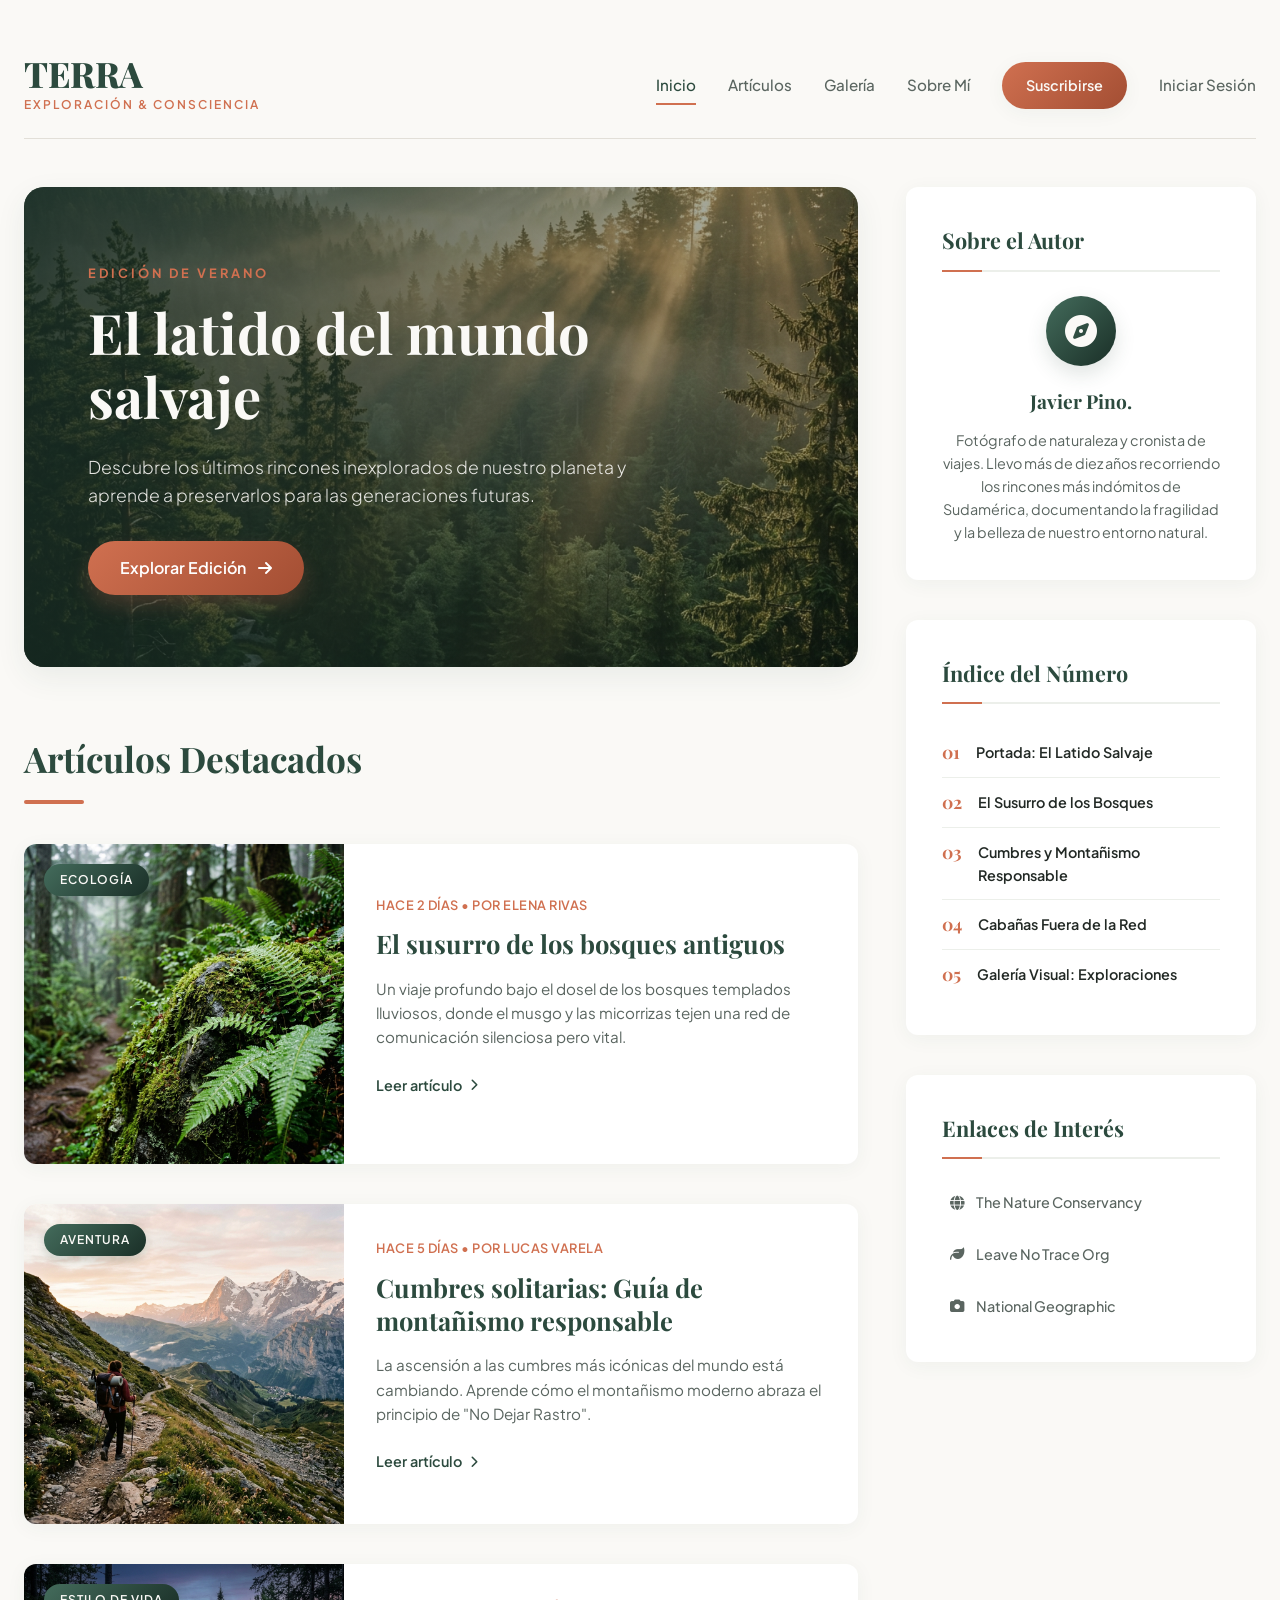
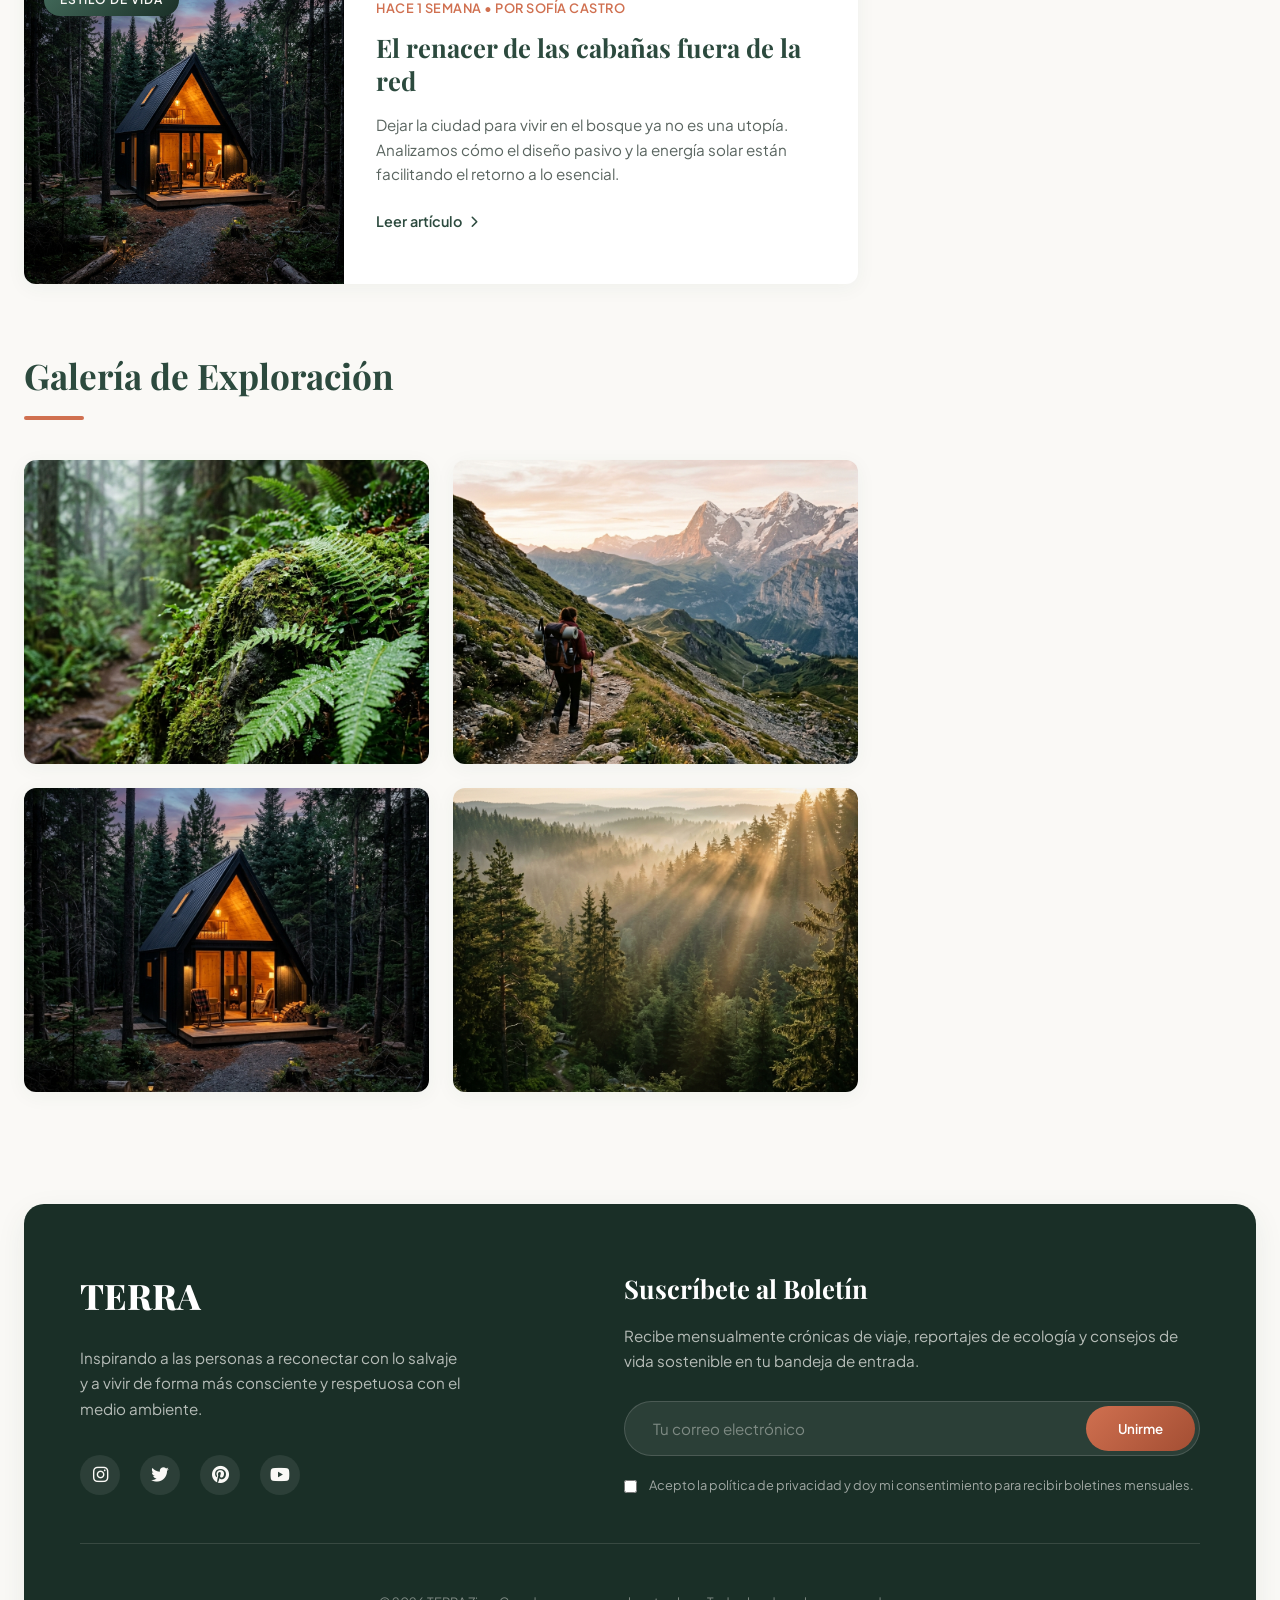
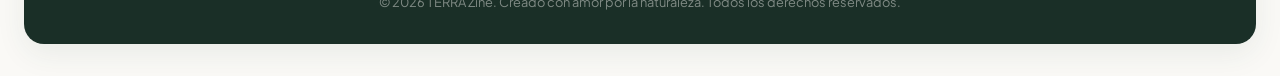
<file: index.html>
<!DOCTYPE html>
<html lang="es">
<head>
  <meta charset="UTF-8">
  <meta name="viewport" content="width=device-width, initial-scale=1.0">
  <title>TERRA | Aventura, Naturaleza & Vida Sostenible</title>
  <meta name="description" content="Una revista digital dedicada a la exploración responsable, la ecología y el estilo de vida en armonía con la naturaleza.">
  
   <!-- Fonts Texto -->
  <link rel="preconnect" href="https://fonts.googleapis.com">
  <link rel="preconnect" href="https://fonts.gstatic.com" crossorigin>
  <link href="https://fonts.googleapis.com/css2?family=Playfair+Display:ital,wght@0,400..900;1,400..900&family=Plus+Jakarta+Sans:wght@300;400;500;600;700&display=swap" rel="stylesheet">
  
  <!-- Estilos CSS -->
  <link rel="stylesheet" href="style.css">
  
  <!-- Iconos -->
  <link rel="stylesheet" href="https://cdnjs.cloudflare.com/ajax/libs/font-awesome/6.4.0/css/all.min.css">
</head>
<body>

  <div class="grid-container">
    
    <!-- header -->
    <header class="main-header">
      <div class="logo-area">
        <a href="#" class="logo">TERRA</a>
        <span class="tagline">Exploración & Consciencia</span>
      </div>
      <nav class="nav-menu">
        <a href="#inicio" class="nav-link active">Inicio</a>
        <a href="#articulos" class="nav-link">Artículos</a>
        <a href="#galeria" class="nav-link">Galería</a>
        <a href="#autor" class="nav-link">Sobre Mí</a>
        <a href="#suscribirse" class="btn-nav">Suscribirse</a>
        <a href="login.html" class="nav-link">Iniciar Sesión</a> 
      </nav>
    </header>

    <!-- contenido principal -->
    <main class="main-content">
      
      <!-- PORTADA / HERO -->
      <section id="inicio" class="hero-section">
        <div class="hero-overlay"></div>
        <div class="hero-content">
          <span class="hero-category">Edición de Verano</span>
          <h1 class="hero-title">El latido del mundo salvaje</h1>
          <p class="hero-subtitle">Descubre los últimos rincones inexplorados de nuestro planeta y aprende a preservarlos para las generaciones futuras.</p>
          <a href="#articulos" class="btn-primary">Explorar Edición <i class="fa-solid fa-arrow-right"></i></a>
        </div>
      </section>

      <!-- ARTÍCULOS -->
      <section id="articulos" class="articles-section">
        <div class="section-title-wrap">
          <h2 class="section-title">Artículos Destacados</h2>
          <div class="divider"></div>
        </div>

        <div class="articles-grid">
          <!-- Artículo 1 -->
          <article class="article-card">
            <div class="article-img-wrap">
              <img src="assets/forest_mist.png" alt="Bosque brumoso con helechos y musgo">
              <span class="article-badge">Ecología</span>
            </div>
            <div class="article-content">
              <span class="article-meta">Hace 2 días • Por Elena Rivas</span>
              <h3 class="article-title">El susurro de los bosques antiguos</h3>
              <p class="article-excerpt">Un viaje profundo bajo el dosel de los bosques templados lluviosos, donde el musgo y las micorrizas tejen una red de comunicación silenciosa pero vital.</p>
              <a href="#" class="read-more-btn">Leer artículo <i class="fa-solid fa-chevron-right"></i></a>
              <div class="article-full">
                <p>Los bosques antiguos son ecosistemas complejos que han evolucionado durante miles de años. En sus suelos se almacenan nutrientes esenciales y comunidades microbianas que sostienen la vida vegetal. Este artículo explora cómo las especies interactúan, las amenazas actuales por el cambio climático y prácticas de conservación efectivas para proteger estos lugares.</p>
              </div>
            </div>
          </article>

          <!-- Artículo 2 -->
          <article class="article-card">
            <div class="article-img-wrap">
              <img src="assets/mountain_climb.png" alt="Montañista en la cima al amanecer">
              <span class="article-badge">Aventura</span>
            </div>
            <div class="article-content">
              <span class="article-meta">Hace 5 días • Por Lucas Varela</span>
              <h3 class="article-title">Cumbres solitarias: Guía de montañismo responsable</h3>
              <p class="article-excerpt">La ascensión a las cumbres más icónicas del mundo está cambiando. Aprende cómo el montañismo moderno abraza el principio de "No Dejar Rastro".</p>
              <a href="#" class="read-more-btn">Leer artículo <i class="fa-solid fa-chevron-right"></i></a>
              <div class="article-full">
                <p>El montañismo responsable no solo protege el paisaje, también preserva rutas de acceso, agua y la biodiversidad local. Hablamos con guías locales sobre técnicas para minimizar el impacto, planificación de rutas, gestión de residuos y cómo educar a nuevas generaciones de montañistas.</p>
              </div>
            </div>
          </article>

          <!-- Artículo 3 -->
          <article class="article-card">
            <div class="article-img-wrap">
              <img src="assets/cabin_woods.png" alt="Cabaña de madera iluminada en el bosque">
              <span class="article-badge">Estilo de Vida</span>
            </div>
            <div class="article-content">
              <span class="article-meta">Hace 1 semana • Por Sofía Castro</span>
              <h3 class="article-title">El renacer de las cabañas fuera de la red</h3>
              <p class="article-excerpt">Dejar la ciudad para vivir en el bosque ya no es una utopía. Analizamos cómo el diseño pasivo y la energía solar están facilitando el retorno a lo esencial.</p>
              <a href="#" class="read-more-btn">Leer artículo <i class="fa-solid fa-chevron-right"></i></a>
              <div class="article-full">
                <p>La vida fuera de la red combina tecnologías simples y diseño inteligente: aislamiento natural, captación de agua de lluvia, sistemas solares y soluciones de saneamiento de bajo impacto. En este reportaje revisamos casos reales y consejos prácticos para quien considera dar el paso.</p>
              </div>
            </div>
          </article>
        </div>
      </section>

      <!-- GALERÍA DE IMÁGENES -->
      <section id="galeria" class="gallery-section">
        <div class="section-title-wrap">
          <h2 class="section-title">Galería de Exploración</h2>
          <div class="divider"></div>
        </div>
        
        <div class="gallery-grid">
          <figure class="gallery-item">
            <img src="assets/forest_mist.png" alt="Helechos y niebla en el bosque templado">
            <figcaption class="gallery-caption">
              <h4>El dosel húmedo</h4>
              <p>Parque Nacional Alerce Andino</p>
            </figcaption>
          </figure>
          
          <figure class="gallery-item">
            <img src="assets/mountain_climb.png" alt="Hito montañoso al amanecer">
            <figcaption class="gallery-caption">
              <h4>Sendas de Altura</h4>
              <p>Macizo del Fitz Roy, Patagonia</p>
            </figcaption>
          </figure>

          <figure class="gallery-item">
            <img src="assets/cabin_woods.png" alt="Cabaña A-frame entre coníferas">
            <figcaption class="gallery-caption">
              <h4>Refugio Silvestre</h4>
              <p>Bosque de Oregón, EE. UU.</p>
            </figcaption>
          </figure>

          <figure class="gallery-item">
            <img src="assets/hero.png" alt="Bosque de pinos con rayos de sol">
            <figcaption class="gallery-caption">
              <h4>Luz del Amanecer</h4>
              <p>Selva Negra, Alemania</p>
            </figcaption>
          </figure>
        </div>
      </section>

    </main>

    <!-- SIDEBAR (ASIDE) -->
    <aside class="sidebar-area" id="autor">
      
      <!-- BIOGRAFÍA DE AUTOR -->
      <div class="widget author-widget">
        <h3 class="widget-title">Sobre el Autor</h3>
        <div class="author-info">
          <div class="author-avatar-wrap">
            <i class="fa-solid fa-compass author-icon"></i>
          </div>
          <h4 class="author-name">Javier Pino.</h4>
          <p class="author-bio">Fotógrafo de naturaleza y cronista de viajes. Llevo más de diez años recorriendo los rincones más indómitos de Sudamérica, documentando la fragilidad y la belleza de nuestro entorno natural.</p>
        </div>
      </div>

      <!-- ÍNDICE DE CONTENIDO -->
      <div class="widget index-widget">
        <h3 class="widget-title">Índice del Número</h3>
        <ul class="index-list">
          <li>
            <span class="index-num">01</span>
            <a href="#inicio" class="index-link">Portada: El Latido Salvaje</a>
          </li>
          <li>
            <span class="index-num">02</span>
            <a href="#articulos" class="index-link">El Susurro de los Bosques</a>
          </li>
          <li>
            <span class="index-num">03</span>
            <a href="#articulos" class="index-link">Cumbres y Montañismo Responsable</a>
          </li>
          <li>
            <span class="index-num">04</span>
            <a href="#articulos" class="index-link">Cabañas Fuera de la Red</a>
          </li>
          <li>
            <span class="index-num">05</span>
            <a href="#galeria" class="index-link">Galería Visual: Exploraciones</a>
          </li>
        </ul>
      </div>

      <!-- LINKS -->
      <div class="widget links-widget">
        <h3 class="widget-title">Enlaces de Interés</h3>
        <ul class="interest-links">
          <li><a href="https://www.nature.org" target="_blank" rel="noopener"><i class="fa-solid fa-globe"></i> The Nature Conservancy</a></li>
          <li><a href="https://www.lnt.org" target="_blank" rel="noopener"><i class="fa-solid fa-leaf"></i> Leave No Trace Org</a></li>
          <li><a href="https://www.nationalgeographic.com" target="_blank" rel="noopener"><i class="fa-solid fa-camera"></i> National Geographic</a></li>
        </ul>
      </div>

    </aside>

    <!-- FOOTER -->
    <footer class="main-footer" id="suscribirse">
      <div class="footer-grid">
        
        <!-- INFO MARCA -->
        <div class="footer-info">
          <h3 class="footer-logo">TERRA</h3>
          <p class="footer-desc">Inspirando a las personas a reconectar con lo salvaje y a vivir de forma más consciente y respetuosa con el medio ambiente.</p>
          <div class="social-icons">
            <a href="#" aria-label="Instagram"><i class="fa-brands fa-instagram"></i></a>
            <a href="#" aria-label="Twitter"><i class="fa-brands fa-twitter"></i></a>
            <a href="#" aria-label="Pinterest"><i class="fa-brands fa-pinterest"></i></a>
            <a href="#" aria-label="YouTube"><i class="fa-brands fa-youtube"></i></a>
          </div>
        </div>

        <!-- FORMULARIO DE SUSCRIPCIÓN -->
        <div class="footer-subscribe">
          <h3 class="footer-widget-title">Suscríbete al Boletín</h3>
          <p>Recibe mensualmente crónicas de viaje, reportajes de ecología y consejos de vida sostenible en tu bandeja de entrada.</p>
          
          <form class="subscribe-form" action="#" method="POST" onsubmit="event.preventDefault(); alert('¡Gracias por suscribirte a TERRA Zine!');">
            <div class="form-group-email">
              <input type="email" placeholder="Tu correo electrónico" class="email-input" required id="sub-email">
              <button type="submit" class="btn-submit" id="sub-btn">Unirme</button>
            </div>
            
            <div class="form-group-checkbox">
              <input type="checkbox" id="sub-terms" required class="checkbox-input">
              <label for="sub-terms" class="checkbox-label">
                Acepto la política de privacidad y doy mi consentimiento para recibir boletines mensuales.
              </label>
            </div>
          </form>
        </div>

      </div>

      <div class="footer-bottom">
        <p>&copy; 2026 TERRA Zine. Creado con amor por la naturaleza. Todos los derechos reservados.</p>
      </div>
    </footer>

  </div>

</body>
</html>
</file>
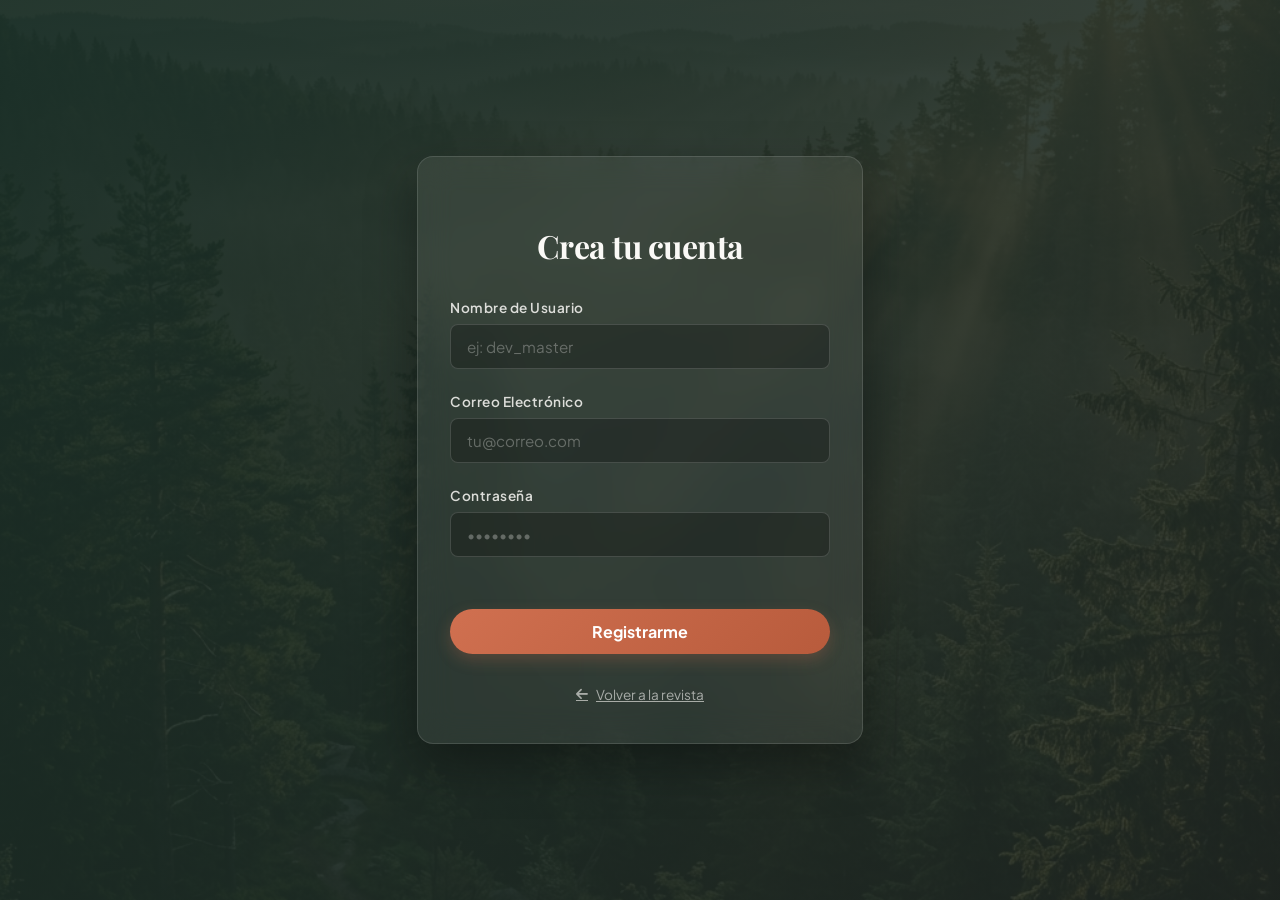
<file: login.html>
<!DOCTYPE html>
<html lang="es">

<head>
    <meta charset="UTF-8">
    <meta name="viewport" content="width=device-width, initial-scale=1.0">
    <title>TERRA | Registro de Usuario</title>
    
    <!-- Google Fonts -->
    <link rel="preconnect" href="https://fonts.googleapis.com">
    <link rel="preconnect" href="https://fonts.gstatic.com" crossorigin>
    <link href="https://fonts.googleapis.com/css2?family=Playfair+Display:wght@700&family=Plus+Jakarta+Sans:wght@300;400;500;600;700&display=swap" rel="stylesheet">
    
    <!-- FontAwesome para Iconos -->
    <link rel="stylesheet" href="https://cdnjs.cloudflare.com/ajax/libs/font-awesome/6.4.0/css/all.min.css">
    
    <link rel="stylesheet" href="login.css">    
    <script src="script.js" defer></script>
</head>

<body>
    <div class="background-overlay"></div>
    
    <div class="contenedor-principal">
        <form id="formulario-registro" novalidate>
            <h2>Crea tu cuenta</h2>

            <div class="datos-entrada">
                <label for="nombredeusuario">Nombre de Usuario</label>
                <input type="text" id="nombredeusuario" placeholder="ej: dev_master" required minlength="4">
                <span class="mensaje-error">El usuario debe tener al menos 4 caracteres.</span>
            </div>
            <div class="datos-entrada">
                <label for="correo">Correo Electrónico</label>
                <input type="email" id="correo" placeholder="tu@correo.com" required>
                <span class="mensaje-error">Ingresa un correo electrónico válido.</span>
            </div>
            <div class="datos-entrada">
                <label for="contraseña">Contraseña</label>
                <input type="password" id="contraseña" placeholder="••••••••" required pattern="^(?=.*[A-Za-z])(?=.*\d)[A-Za-z\d]{8,}$">
                <span class="mensaje-error">Mínimo 8 caracteres, incluyendo letras y números.</span>
                <div class="nivel-seguridad" id="nivel-seguridad"></div>
            </div>
            
            <button type="submit" id="botonenviar">Registrarme</button>
        </form>
        
        <div class="contenedor-retorno">
            <a href="index.html" class="btn-volver"><i class="fa-solid fa-arrow-left"></i> Volver a la revista</a>
        </div>
    </div>
</body>
</html>
</file>
<file: style.css>
/* DISEÑO */
:root {
  /* Paleta de Colores */
  --bg-cream: #FAF9F6;
  --bg-white: #ffffff;
  --text-dark: #222925;
  --text-muted: #5A6560;
  
  --primary-moss: #2C4A3E;
  --primary-light: #446C5C;
  --primary-dark: #1A2F27;
  
  --accent-terracotta: #D07050;
  --accent-terracotta-hover: #B85B3C;
  
  --sage-light: #ECEFEA;
  --border-color: #E2DFD8;
  
  /* Tipografía */
  --font-serif: 'Playfair Display', Georgia, serif;
  --font-sans: 'Plus Jakarta Sans', system-ui, -apple-system, sans-serif;
  
  /* Sombras y Bordes */
  --shadow-subtle: 0 4px 20px rgba(44, 74, 62, 0.05);
  --shadow-medium: 0 10px 30px rgba(44, 74, 62, 0.08);
  --shadow-hover: 0 20px 40px rgba(44, 74, 62, 0.15);
  --radius-sm: 6px;
  --radius-md: 12px;
  --radius-lg: 20px;
  
  /* Gradientes */
  --gradient-moss: linear-gradient(135deg, var(--primary-light), var(--primary-dark));
  --gradient-terracotta: linear-gradient(135deg, var(--accent-terracotta), #A34E33);
  --gradient-overlay: linear-gradient(to top, rgba(26, 47, 39, 0.85) 0%, rgba(26, 47, 39, 0.2) 60%, transparent 100%);
  --gradient-hero: linear-gradient(to right, rgba(26, 47, 39, 0.8) 0%, rgba(26, 47, 39, 0.3) 100%);
}

/* ESTILOS BASE */
*, *::before, *::after {
  box-sizing: border-box;
  margin: 0;
  padding: 0;
}

html {
  scroll-behavior: smooth;
}

body {
  background-color: var(--bg-cream);
  color: var(--text-dark);
  font-family: var(--font-sans);
  font-size: 1rem;
  line-height: 1.6;
  -webkit-font-smoothing: antialiased;
}

a {
  color: inherit;
  text-decoration: none;
  transition: all 0.3s ease;
}

img {
  max-width: 100%;
  height: auto;
  display: block;
}

/*  3. ESTRUCTURA CSS GRID (LAYOUT GENERAL) */
.grid-container {
  display: grid;
  grid-template-areas:
    "cabecera cabecera"
    "principal sidebar"
    "pie pie";
  grid-template-columns: minmax(0, 1fr) 350px;
  grid-template-rows: auto auto auto;
  gap: 3rem;
  max-width: 1300px;
  margin: 0 auto;
  padding: 2rem 1.5rem;
}

/* Asignación de áreas semánticas */
.main-header {
  grid-area: cabecera;
}

.main-content {
  grid-area: principal;
}

.sidebar-area {
  grid-area: sidebar;
}

.main-footer {
  grid-area: pie;
}

/* 4. CABECERA (HEADER & FLEXBOX NAV) */
.main-header {
  display: flex;
  justify-content: space-between;
  align-items: center;
  padding: 1.5rem 0;
  border-bottom: 1px solid var(--border-color);
  background-color: transparent;
}

.logo-area {
  display: flex;
  flex-direction: column;
}

.logo {
  font-family: var(--font-serif);
  font-size: 2.2rem;
  font-weight: 800;
  letter-spacing: -0.5px;
  color: var(--primary-moss);
  line-height: 1;
}

.tagline {
  font-size: 0.75rem;
  font-weight: 600;
  text-transform: uppercase;
  letter-spacing: 2px;
  color: var(--accent-terracotta);
  margin-top: 4px;
}

/* Menu con Flexbox */
.nav-menu {
  display: flex;
  align-items: center;
  gap: 2rem;
}

.nav-link {
  font-size: 0.95rem;
  font-weight: 500;
  color: var(--text-muted);
  position: relative;
  padding: 0.5rem 0;
}

.nav-link::after {
  content: '';
  position: absolute;
  bottom: 0;
  left: 0;
  width: 0;
  height: 2px;
  background-color: var(--accent-terracotta);
  transition: width 0.3s ease;
}

.nav-link:hover, .nav-link.active {
  color: var(--primary-moss);
}

.nav-link:hover::after, .nav-link.active::after {
  width: 100%;
}

.btn-nav {
  background: var(--gradient-terracotta);
  color: var(--bg-cream);
  padding: 0.75rem 1.5rem;
  border-radius: 30px;
  font-size: 0.9rem;
  font-weight: 600;
  box-shadow: var(--shadow-subtle);
  transition: transform 0.2s ease, box-shadow 0.2s ease;
}

.btn-nav:hover {
  transform: translateY(-2px);
  box-shadow: 0 6px 15px rgba(208, 112, 80, 0.3);
  color: var(--bg-white);
}

/*  5. CONTENIDO PRINCIPAL (MAIN / PORTADA & ARTÍCULOS)*/

/* Hero Section (Portada) */
.hero-section {
  position: relative;
  border-radius: var(--radius-lg);
  overflow: hidden;
  background: url('assets/hero.png') no-repeat center center / cover;
  min-height: 480px;
  display: flex;
  align-items: center;
  padding: 4rem;
  box-shadow: var(--shadow-medium);
  margin-bottom: 4rem;
}

.hero-overlay {
  position: absolute;
  top: 0;
  left: 0;
  width: 100%;
  height: 100%;
  background: var(--gradient-hero);
  z-index: 1;
}

.hero-content {
  position: relative;
  z-index: 2;
  max-width: 600px;
  color: var(--bg-cream);
}

.hero-category {
  font-size: 0.8rem;
  text-transform: uppercase;
  letter-spacing: 3px;
  color: var(--accent-terracotta);
  font-weight: 700;
  display: inline-block;
  margin-bottom: 1rem;
}

.hero-title {
  font-family: var(--font-serif);
  font-size: 3.5rem;
  font-weight: 700;
  line-height: 1.15;
  margin-bottom: 1.5rem;
}

.hero-subtitle {
  font-size: 1.1rem;
  font-weight: 300;
  opacity: 0.9;
  margin-bottom: 2rem;
  line-height: 1.6;
}

.btn-primary {
  display: inline-flex;
  align-items: center;
  gap: 0.75rem;
  background: var(--gradient-terracotta);
  color: var(--bg-white);
  padding: 0.9rem 2rem;
  border-radius: 30px;
  font-weight: 600;
  font-size: 1rem;
  box-shadow: 0 10px 20px rgba(208, 112, 80, 0.25);
  transition: transform 0.2s ease, box-shadow 0.2s ease;
}

.btn-primary:hover {
  transform: translateY(-2px);
  box-shadow: 0 12px 25px rgba(208, 112, 80, 0.4);
}

/* Sección Títulos */
.section-title-wrap {
  margin-bottom: 2.5rem;
}

.section-title {
  font-family: var(--font-serif);
  font-size: 2.2rem;
  color: var(--primary-moss);
  font-weight: 700;
}

.divider {
  width: 60px;
  height: 4px;
  background-color: var(--accent-terracotta);
  margin-top: 0.75rem;
  border-radius: 2px;
}

/* Artículos */
.articles-section {
  margin-bottom: 4rem;
}

.articles-grid {
  display: grid;
  grid-template-columns: 1fr;
  gap: 2.5rem;
}

.article-card {
  display: grid;
  grid-template-columns: 320px 1fr;
  background-color: var(--bg-white);
  border-radius: var(--radius-md);
  overflow: hidden;
  box-shadow: var(--shadow-subtle);
  transition: transform 0.3s ease, box-shadow 0.3s ease;
}

.article-card:hover {
  transform: translateY(-5px);
  box-shadow: var(--shadow-hover);
}

.article-img-wrap {
  position: relative;
  overflow: hidden;
  height: 100%;
  min-height: 220px;
}

.article-img-wrap img {
  width: 100%;
  height: 100%;
  object-fit: cover;
  transition: transform 0.5s ease;
}

.article-card:hover .article-img-wrap img {
  transform: scale(1.05);
}

.article-badge {
  position: absolute;
  top: 1.25rem;
  left: 1.25rem;
  background: var(--gradient-moss);
  color: var(--bg-cream);
  padding: 0.4rem 1rem;
  font-size: 0.75rem;
  font-weight: 600;
  text-transform: uppercase;
  letter-spacing: 1px;
  border-radius: 20px;
  box-shadow: 0 4px 10px rgba(44, 74, 62, 0.2);
}

.article-content {
  padding: 2rem;
  display: flex;
  flex-direction: column;
  justify-content: center;
}

.article-meta {
  font-size: 0.8rem;
  font-weight: 600;
  text-transform: uppercase;
  color: var(--accent-terracotta);
  margin-bottom: 0.75rem;
  letter-spacing: 0.5px;
}

.article-title {
  font-family: var(--font-serif);
  font-size: 1.6rem;
  color: var(--primary-moss);
  margin-bottom: 1rem;
  line-height: 1.3;
}

.article-excerpt {
  color: var(--text-muted);
  font-size: 0.95rem;
  margin-bottom: 1.5rem;
  line-height: 1.6;
}

.read-more-btn {
  font-weight: 600;
  font-size: 0.9rem;
  color: var(--primary-moss);
  display: inline-flex;
  align-items: center;
  gap: 0.5rem;
}

.read-more-btn i {
  font-size: 0.75rem;
  transition: transform 0.2s ease;
}

.read-more-btn:hover {
  color: var(--accent-terracotta);
}

.read-more-btn:hover i {
  transform: translateX(4px);
}

/* Contenido completo del artículo (oculto por defecto) con transición */
.article-full {
  max-height: 0;
  overflow: hidden;
  transition: max-height 0.45s ease, opacity 0.35s ease;
  opacity: 0;
  margin-top: 1rem;
  color: var(--text-dark);
  font-size: 0.95rem;
  line-height: 1.7;
}

.article-card.expanded .article-full {
  max-height: 1000px; /* suficiente para contenido razonable */
  opacity: 1;
}

.article-card.expanded .article-excerpt {
  display: none;
}

.read-more-btn.open i {
  transform: rotate(90deg);
}

/* Galería (Flexbox Wrap) */
.gallery-section {
  margin-bottom: 2rem;
}

.gallery-grid {
  display: flex;
  flex-wrap: wrap;
  gap: 1.5rem;
}

.gallery-item {
  flex: 1 1 calc(50% - 0.75rem);
  min-width: 260px;
  position: relative;
  border-radius: var(--radius-md);
  overflow: hidden;
  box-shadow: var(--shadow-subtle);
  aspect-ratio: 4 / 3;
}

.gallery-item img {
  width: 100%;
  height: 100%;
  object-fit: cover;
  transition: transform 0.5s cubic-bezier(0.25, 0.46, 0.45, 0.94);
}

.gallery-item::after {
  content: '';
  position: absolute;
  top: 0;
  left: 0;
  width: 100%;
  height: 100%;
  background: var(--gradient-overlay);
  opacity: 0;
  transition: opacity 0.4s ease;
  z-index: 1;
}

.gallery-caption {
  position: absolute;
  bottom: 0;
  left: 0;
  width: 100%;
  padding: 1.5rem;
  color: var(--bg-cream);
  z-index: 2;
  transform: translateY(20px);
  opacity: 0;
  transition: transform 0.4s ease, opacity 0.4s ease;
}

.gallery-caption h4 {
  font-family: var(--font-serif);
  font-size: 1.25rem;
  margin-bottom: 0.25rem;
}

.gallery-caption p {
  font-size: 0.85rem;
  opacity: 0.8;
  font-weight: 300;
}

/* Hover de Galería */
.gallery-item:hover img {
  transform: scale(1.08);
}

.gallery-item:hover::after {
  opacity: 1;
}

.gallery-item:hover .gallery-caption {
  transform: translateY(0);
  opacity: 1;
}

/* 6. COLUMNA LATERAL (SIDEBAR / ASIDE)*/
.sidebar-area {
  display: flex;
  flex-direction: column;
  gap: 2.5rem;
}

.widget {
  background-color: var(--bg-white);
  border-radius: var(--radius-md);
  padding: 2.25rem;
  box-shadow: var(--shadow-subtle);
}

.widget-title {
  font-family: var(--font-serif);
  font-size: 1.35rem;
  color: var(--primary-moss);
  margin-bottom: 1.5rem;
  position: relative;
  padding-bottom: 0.75rem;
  border-bottom: 2px solid var(--sage-light);
}

.widget-title::after {
  content: '';
  position: absolute;
  bottom: -2px;
  left: 0;
  width: 40px;
  height: 2px;
  background-color: var(--accent-terracotta);
}

/* Widget Autor */
.author-info {
  text-align: center;
}

.author-avatar-wrap {
  width: 70px;
  height: 70px;
  background: var(--gradient-moss);
  border-radius: 50%;
  display: flex;
  align-items: center;
  justify-content: center;
  margin: 0 auto 1.25rem;
  box-shadow: 0 8px 20px rgba(44, 74, 62, 0.15);
}

.author-icon {
  font-size: 2rem;
  color: var(--bg-cream);
}

.author-name {
  font-family: var(--font-serif);
  font-size: 1.2rem;
  color: var(--primary-moss);
  font-weight: 700;
  margin-bottom: 0.75rem;
}

.author-bio {
  font-size: 0.9rem;
  color: var(--text-muted);
  line-height: 1.6;
}

/* Widget Índice */
.index-list {
  list-style: none;
}

.index-list li {
  display: flex;
  align-items: flex-start;
  gap: 1rem;
  padding: 0.8rem 0;
  border-bottom: 1px solid var(--sage-light);
}

.index-list li:last-child {
  border-bottom: none;
}

.index-num {
  font-family: var(--font-serif);
  font-size: 1.1rem;
  font-weight: 700;
  color: var(--accent-terracotta);
  line-height: 1.2;
}

.index-link {
  font-size: 0.9rem;
  font-weight: 600;
  color: var(--text-dark);
}

.index-link:hover {
  color: var(--primary-light);
}

/* Widget Enlaces */
.interest-links {
  list-style: none;
}

.interest-links li {
  margin-bottom: 0.8rem;
}

.interest-links li:last-child {
  margin-bottom: 0;
}

.interest-links a {
  display: flex;
  align-items: center;
  gap: 0.75rem;
  font-size: 0.9rem;
  font-weight: 500;
  color: var(--text-muted);
  padding: 0.5rem;
  border-radius: var(--radius-sm);
}

.interest-links a:hover {
  color: var(--primary-moss);
  background-color: var(--bg-cream);
  padding-left: 0.75rem;
}

/* PIE DE PÁGINA (FOOTER & SUSCRIPCIÓN) */
.main-footer {
  background-color: var(--primary-dark);
  color: var(--bg-cream);
  border-radius: var(--radius-lg);
  padding: 4rem 3.5rem 2rem;
  box-shadow: var(--shadow-medium);
  margin-top: 2rem;
}

.footer-grid {
  display: grid;
  grid-template-columns: 1fr 1.2fr;
  gap: 4rem;
  padding-bottom: 3rem;
  border-bottom: 1px solid rgba(226, 223, 216, 0.15);
}

/* Info Marca */
.footer-info {
  display: flex;
  flex-direction: column;
  justify-content: space-between;
}

.footer-logo {
  font-family: var(--font-serif);
  font-size: 2.2rem;
  font-weight: 800;
  color: var(--bg-white);
  margin-bottom: 1.25rem;
}

.footer-desc {
  color: rgba(250, 249, 246, 0.7);
  font-size: 0.95rem;
  line-height: 1.7;
  margin-bottom: 2rem;
  max-width: 380px;
}

.social-icons {
  display: flex;
  gap: 1.25rem;
}

.social-icons a {
  width: 40px;
  height: 40px;
  background-color: rgba(250, 249, 246, 0.08);
  border-radius: 50%;
  display: flex;
  align-items: center;
  justify-content: center;
  color: var(--bg-cream);
  font-size: 1.1rem;
  transition: all 0.3s ease;
}

.social-icons a:hover {
  background: var(--gradient-terracotta);
  transform: translateY(-3px);
  color: var(--bg-white);
}

/* Suscripción Formulario */
.footer-widget-title {
  font-family: var(--font-serif);
  font-size: 1.6rem;
  color: var(--bg-white);
  margin-bottom: 1rem;
}

.footer-subscribe p {
  color: rgba(250, 249, 246, 0.7);
  font-size: 0.95rem;
  margin-bottom: 1.75rem;
  line-height: 1.6;
}

.subscribe-form {
  display: flex;
  flex-direction: column;
  gap: 1.25rem;
}

.form-group-email {
  display: flex;
  background-color: rgba(250, 249, 246, 0.08);
  border: 1px solid rgba(250, 249, 246, 0.15);
  border-radius: 30px;
  overflow: hidden;
  padding: 4px;
  transition: border-color 0.3s ease, box-shadow 0.3s ease;
}

.form-group-email:focus-within {
  border-color: var(--accent-terracotta);
  box-shadow: 0 0 0 3px rgba(208, 112, 80, 0.15);
}

.email-input {
  flex: 1;
  background: transparent;
  border: none;
  outline: none;
  padding: 0.8rem 1.5rem;
  color: var(--bg-white);
  font-family: var(--font-sans);
  font-size: 0.95rem;
}

.email-input::placeholder {
  color: rgba(250, 249, 246, 0.4);
}

.btn-submit {
  background: var(--gradient-terracotta);
  border: none;
  outline: none;
  color: var(--bg-white);
  padding: 0.8rem 2rem;
  border-radius: 25px;
  font-weight: 600;
  cursor: pointer;
  font-family: var(--font-sans);
  transition: transform 0.2s ease, opacity 0.2s ease;
}

.btn-submit:hover {
  opacity: 0.95;
  transform: scale(1.02);
}

.form-group-checkbox {
  display: flex;
  align-items: flex-start;
  gap: 0.75rem;
}

.checkbox-input {
  margin-top: 4px;
  accent-color: var(--accent-terracotta);
  cursor: pointer;
}

.checkbox-label {
  font-size: 0.8rem;
  color: rgba(250, 249, 246, 0.6);
  line-height: 1.5;
  cursor: pointer;
  user-select: none;
}

.checkbox-label:hover {
  color: var(--bg-cream);
}

/* Pie Bottom */
.footer-bottom {
  margin-top: 3rem;
  text-align: center;
  font-size: 0.8rem;
  color: rgba(250, 249, 246, 0.45);
}

/* ==========================================
   8. RESPONSIVIDAD (MEDIA QUERIES)
   ========================================== */

/* Tablet / Notebooks medianos */
@media (max-width: 1024px) {
  .grid-container {
    grid-template-areas:
      "cabecera"
      "principal"
      "sidebar"
      "pie";
    grid-template-columns: 1fr;
    gap: 2.5rem;
  }
  
  .hero-section {
    min-height: 400px;
    padding: 3rem;
  }
  
  .hero-title {
    font-size: 2.8rem;
  }
}

/* Pantallas pequeñas (Móviles / Tablets en vertical) */
@media (max-width: 768px) {
  body {
    font-size: 0.95rem;
  }
  
  .grid-container {
    padding: 1rem;
    gap: 2rem;
  }
  
  .main-header {
    flex-direction: column;
    gap: 1.5rem;
    align-items: flex-start;
    padding: 1rem 0;
  }
  
  .nav-menu {
    width: 100%;
    justify-content: space-between;
    gap: 1rem;
    flex-wrap: wrap;
  }
  
  .nav-link {
    font-size: 0.85rem;
  }
  
  .btn-nav {
    padding: 0.6rem 1.2rem;
    font-size: 0.8rem;
  }
  
  .hero-section {
    padding: 2rem;
    min-height: auto;
  }
  
  .hero-title {
    font-size: 2.2rem;
  }
  
  .hero-subtitle {
    font-size: 1rem;
  }
  
  .article-card {
    grid-template-columns: 1fr;
  }
  
  .article-img-wrap {
    height: 200px;
  }
  
  .article-content {
    padding: 1.5rem;
  }
  
  .article-title {
    font-size: 1.4rem;
  }
  
  .gallery-item {
    flex: 1 1 100%;
  }
  
  .footer-grid {
    grid-template-columns: 1fr;
    gap: 2.5rem;
  }
  
  .main-footer {
    padding: 3rem 2rem 1.5rem;
  }
}

/* Móviles muy pequeños */
@media (max-width: 480px) {
  .nav-menu {
    gap: 0.5rem;
  }
  
  .btn-nav {
    width: 100%;
    text-align: center;
    margin-top: 0.5rem;
  }
  
  .form-group-email {
    flex-direction: column;
    background: transparent;
    border: none;
    padding: 0;
    gap: 0.75rem;
  }
  
  .email-input {
    background-color: rgba(250, 249, 246, 0.08);
    border: 1px solid rgba(250, 249, 246, 0.15);
    border-radius: 30px;
    width: 100%;
  }
  
  .email-input:focus {
    border-color: var(--accent-terracotta);
  }
  
  .btn-submit {
    border-radius: 30px;
    width: 100%;
  }
}
</file>
<file: login.css>
/* Login/Registro */

:root {
    --color-principal: #D07050; /* Terracota de TERRA */
    --color-error: #EF4444;      /* Rojo de validación */
    --color-exitoso: #22C55E;    /* Verde exitoso */
    --color-fondo: #1A2F27;      /* Verde oscuro */
    --color-advertencia: #F59E0B; /* Amarillo para seguridad media */
}

body {
    font-family: 'Plus Jakarta Sans', system-ui, sans-serif;
    background: url('assets/hero.png') no-repeat center center / cover;
    display: flex;
    justify-content: center;
    align-items: center;
    min-height: 100vh;
    margin: 0;
    position: relative;
    overflow: hidden;
}

.background-overlay {
    position: absolute;
    top: 0;
    left: 0;
    width: 100%;
    height: 100%;
    background: linear-gradient(135deg, rgba(26, 47, 39, 0.95), rgba(34, 41, 37, 0.85));
    z-index: 1;
}

.contenedor-principal {
    background: rgba(255, 255, 255, 0.07);
    backdrop-filter: blur(16px);
    -webkit-backdrop-filter: blur(16px);
    padding: 2.5rem 2rem;
    border-radius: 16px;
    border: 1px solid rgba(255, 255, 255, 0.12);
    width: 380px;
    color: #FAF9F6;
    box-shadow: 0 20px 50px rgba(0, 0, 0, 0.35);
    z-index: 2;
    position: relative;
}

h2 {
    font-family: 'Playfair Display', Georgia, serif;
    font-size: 2rem;
    font-weight: 700;
    margin-bottom: 2rem;
    text-align: center;
    letter-spacing: -0.5px;
}

.datos-entrada {
    margin-bottom: 1.5rem;
    position: relative;
}

label {
    display: block;
    margin-bottom: 8px;
    font-size: 0.85rem;
    font-weight: 600;
    color: rgba(250, 249, 246, 0.85);
    letter-spacing: 0.5px;
}

input {
    width: 100%;
    padding: 12px 16px;
    background: rgba(0, 0, 0, 0.25);
    border: 1px solid rgba(255, 255, 255, 0.15);
    border-radius: 8px;
    color: #FAF9F6;
    box-sizing: border-box;
    transition: all 0.3s ease;
    font-family: 'Plus Jakarta Sans', sans-serif;
    font-size: 0.95rem;
}

input::placeholder {
    color: rgba(250, 249, 246, 0.3);
}

input:focus {
    outline: none;
    border-color: var(--color-principal);
    background: rgba(0, 0, 0, 0.45);
    box-shadow: 0 0 0 3px rgba(208, 112, 80, 0.2);
}

input:invalid:not(:placeholder-shown) {
    border-color: var(--color-error);
}

.mensaje-error {
    color: var(--color-error);
    font-size: 0.75rem;
    display: none;
    margin-top: 6px;
    font-weight: 500;
    line-height: 1.4;
}

input:invalid:not(:placeholder-shown) + .mensaje-error {
    display: block;
}

button {
    width: 100%;
    padding: 12px;
    background: linear-gradient(135deg, #D07050, #B85B3C);
    border: none;
    color: white;
    font-weight: 700;
    font-size: 1rem;
    border-radius: 30px;
    cursor: pointer;
    font-family: 'Plus Jakarta Sans', sans-serif;
    box-shadow: 0 6px 15px rgba(208, 112, 80, 0.25);
    transition: transform 0.2s ease, box-shadow 0.2s ease, opacity 0.2s ease;
    margin-top: 1rem;
}

button:hover {
    transform: translateY(-2px);
    box-shadow: 0 8px 20px rgba(208, 112, 80, 0.4);
}

.nivel-seguridad {
    height: 4px;
    width: 0%;
    background: var(--color-error);
    margin-top: 8px;
    border-radius: 2px;
    transition: width 0.4s ease, background-color 0.4s ease;
}

.contenedor-retorno {
    margin-top: 1.75rem;
    text-align: center;
}

.btn-volver {
    font-size: 0.85rem;
    color: rgba(250, 249, 246, 0.6);
    display: inline-flex;
    align-items: center;
    gap: 0.5rem;
    transition: color 0.3s ease, transform 0.3s ease;
}

.btn-volver:hover {
    color: #FAF9F6;
}

.btn-volver:hover i {
    transform: translateX(-4px);
}
</file>
